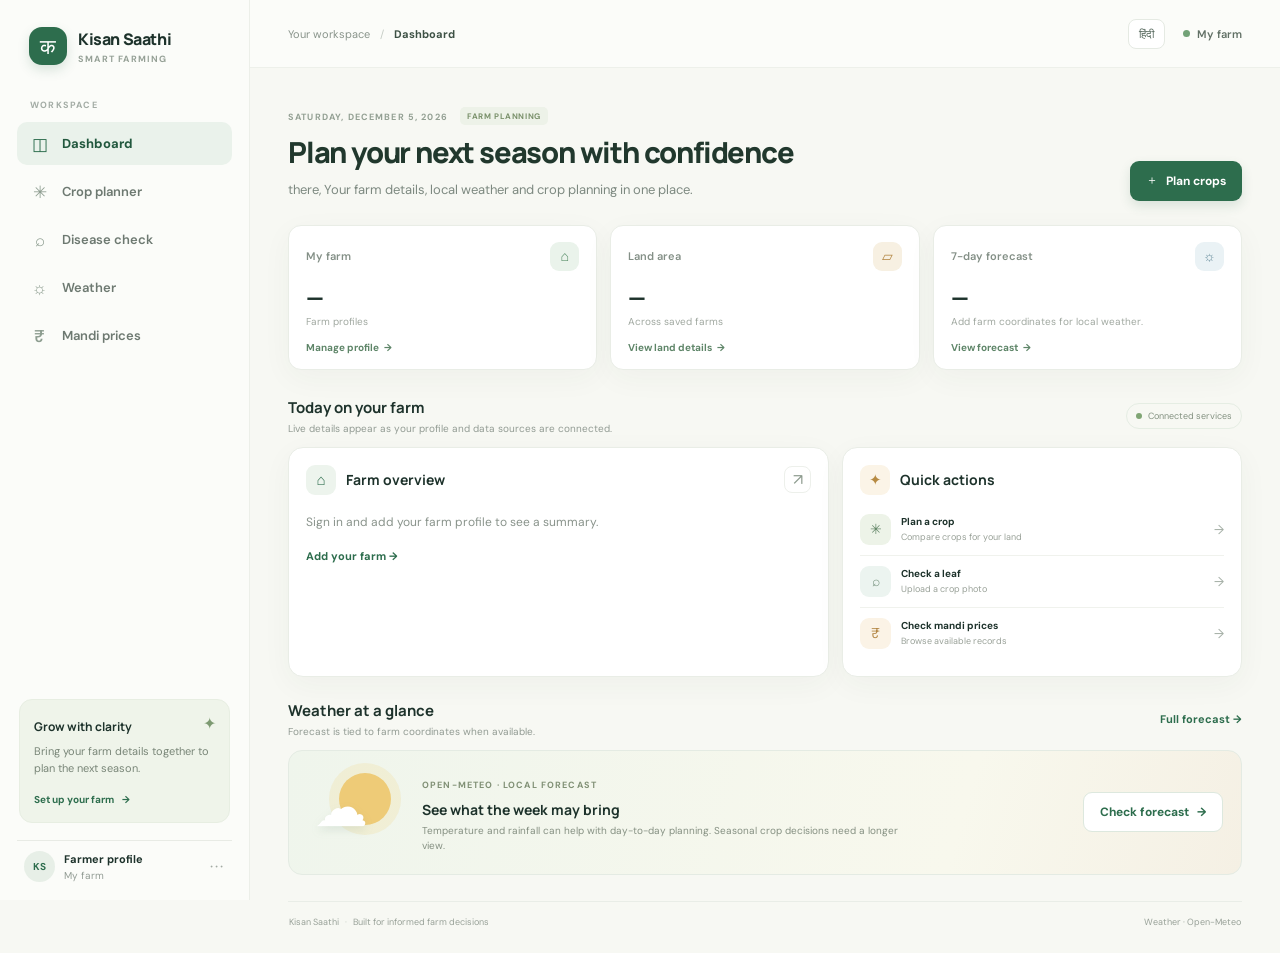
<file: frontend/index.html>
<!doctype html>
<html lang="en"><head><meta charset="utf-8"><meta name="viewport" content="width=device-width,initial-scale=1"><meta name="theme-color" content="#f7f8f3"><title>Kisan Saathi · Farm dashboard</title><link rel="preconnect" href="https://fonts.googleapis.com"><link rel="preconnect" href="https://fonts.gstatic.com" crossorigin><link href="https://fonts.googleapis.com/css2?family=DM+Sans:wght@400;500;600;700&family=Manrope:wght@400;500;600;700;800&display=swap" rel="stylesheet"><link rel="stylesheet" href="css/style.css"><link rel="stylesheet" href="css/dashboard.css"><link rel="stylesheet" href="css/components.css"><link rel="stylesheet" href="css/responsive.css"></head>
<body data-page="dashboard">
<section class="page-content" data-page-content>
<div class="welcome-row"><div><p class="eyebrow"><span id="today-date"></span> <span class="season-tag">FARM PLANNING</span></p><h1 data-i18n="greeting">Plan your next season with confidence</h1><p class="page-subtitle"><span id="welcome-name">there</span>, <span data-i18n="subtitle">Your farm details, local weather and crop planning in one place.</span></p></div><a class="primary-button" href="pages/crop-recommendation.html"><span>＋</span> Plan crops</a></div>
<div class="metric-grid"><article class="metric-card"><div class="metric-top"><span data-i18n="myFarm">My farm</span><span class="metric-icon green">⌂</span></div><strong id="farm-count">—</strong><p>Farm profiles</p><a href="pages/farm-profile.html">Manage profile <span>→</span></a></article><article class="metric-card"><div class="metric-top"><span data-i18n="farmArea">Land area</span><span class="metric-icon tan">▱</span></div><strong id="area-value">—</strong><p>Across saved farms</p><a href="pages/farm-profile.html">View land details <span>→</span></a></article><article class="metric-card"><div class="metric-top"><span data-i18n="forecast">7-day forecast</span><span class="metric-icon blue">☼</span></div><strong id="weather-value">—</strong><p id="weather-note">Add farm coordinates for local weather.</p><a href="pages/weather.html">View forecast <span>→</span></a></article></div>
<div class="section-heading"><div><h2>Today on your farm</h2><p>Live details appear as your profile and data sources are connected.</p></div><span class="live-indicator"><i></i> Connected services</span></div>
<div class="dashboard-grid"><article class="panel farm-panel"><div class="panel-heading"><div><span class="panel-icon">⌂</span><h3>Farm overview</h3></div><a class="icon-link" href="pages/farm-profile.html" aria-label="Edit farm profile">↗</a></div><div id="farm-summary" class="farm-summary"><div class="loading-line"></div><p class="muted">Loading your farm profile…</p></div></article><article class="panel quick-panel"><div class="panel-heading"><div><span class="panel-icon light">✦</span><h3>Quick actions</h3></div></div><div class="quick-links"><a href="pages/crop-recommendation.html"><span class="quick-icon crop">✳</span><span><strong>Plan a crop</strong><small>Compare crops for your land</small></span><b>→</b></a><a href="pages/disease-detection.html"><span class="quick-icon leaf">⌕</span><span><strong>Check a leaf</strong><small>Upload a crop photo</small></span><b>→</b></a><a href="pages/market-analysis.html"><span class="quick-icon market">₹</span><span><strong>Check mandi prices</strong><small>Browse available records</small></span><b>→</b></a></div></article></div>
<div class="section-heading compact"><div><h2>Weather at a glance</h2><p>Forecast is tied to farm coordinates when available.</p></div><a href="pages/weather.html" class="text-link">Full forecast →</a></div><article class="weather-banner"><div class="weather-banner-art"><span class="sun-orbit"></span><span class="cloud-shape">☁</span></div><div class="weather-banner-copy"><span class="eyebrow">OPEN-METEO · LOCAL FORECAST</span><h3>See what the week may bring</h3><p>Temperature and rainfall can help with day-to-day planning. Seasonal crop decisions need a longer view.</p></div><a href="pages/weather.html" class="secondary-button">Check forecast <span>→</span></a></article><footer class="app-footer"><span>Kisan Saathi <span>·</span> Built for informed farm decisions</span><span>Weather · Open-Meteo</span></footer>
</section>
<script src="js/config.js"></script><script src="js/api.js"></script><script src="js/auth.js"></script><script src="js/i18n.js"></script><script src="js/shell.js"></script><script src="js/dashboard.js"></script></body></html>
</file>
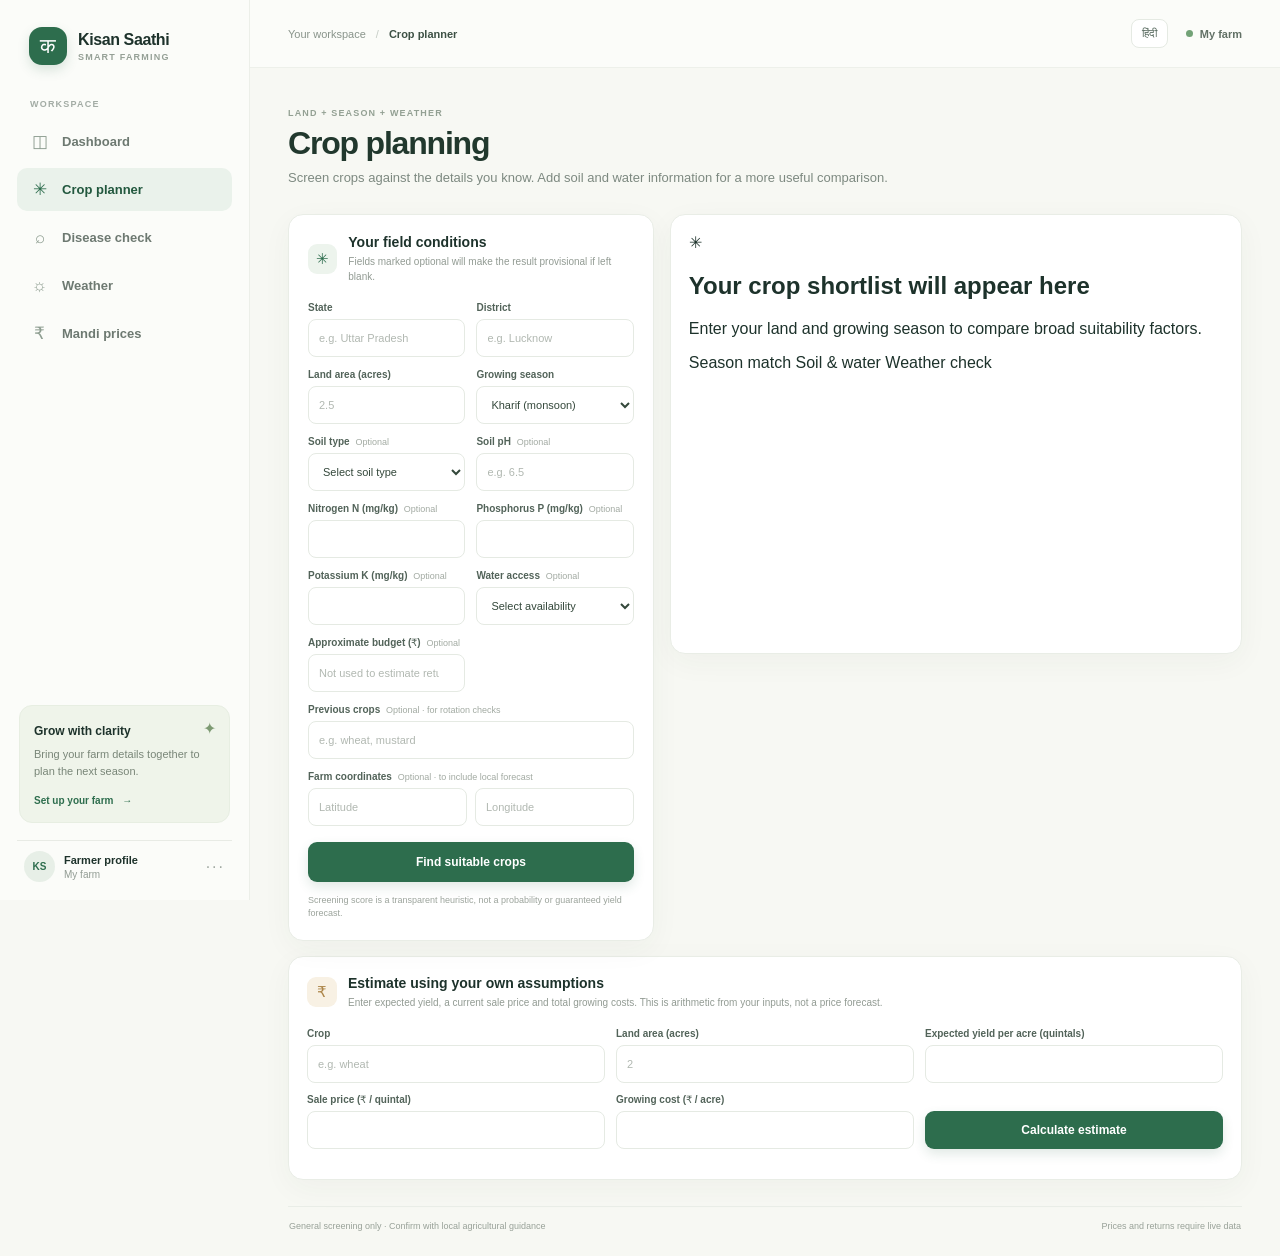
<file: frontend/pages/crop-recommendation.html>
<!doctype html><html lang="en"><head><meta charset="utf-8"><meta name="viewport" content="width=device-width,initial-scale=1"><title>Crop planner · Kisan Saathi</title><link rel="stylesheet" href="../css/style.css"><link rel="stylesheet" href="../css/forms.css"><link rel="stylesheet" href="../css/components.css"><link rel="stylesheet" href="../css/responsive.css"></head><body data-page="crops"><section class="page-content" data-page-content><div class="page-title-block"><p class="eyebrow">LAND + SEASON + WEATHER</p><h1 data-i18n="cropPlan">Crop planning</h1><p class="page-subtitle">Screen crops against the details you know. Add soil and water information for a more useful comparison.</p></div><div class="content-columns"><section class="panel form-panel"><div class="form-intro"><span class="panel-icon">✳</span><div><h2>Your field conditions</h2><p>Fields marked optional will make the result provisional if left blank.</p></div></div><form id="crop-form" class="form-grid"><label class="field"><span>State</span><input name="state" required minlength="2" placeholder="e.g. Uttar Pradesh"></label><label class="field"><span>District</span><input name="district" required minlength="2" placeholder="e.g. Lucknow"></label><label class="field"><span>Land area (acres)</span><input name="area_acres" required type="number" min="0.1" step="0.1" placeholder="2.5"></label><label class="field"><span>Growing season</span><select name="season"><option value="kharif">Kharif (monsoon)</option><option value="rabi">Rabi (winter)</option><option value="zaid">Zaid (summer)</option></select></label><label class="field"><span>Soil type <small>Optional</small></span><select name="soil_type"><option value="">Select soil type</option><option value="alluvial">Alluvial</option><option value="black">Black / regur</option><option value="clay">Clay</option><option value="loam">Loam</option><option value="sandy">Sandy</option></select></label><label class="field"><span>Soil pH <small>Optional</small></span><input name="soil_ph" type="number" min="0" max="14" step="0.1" placeholder="e.g. 6.5"></label><label class="field"><span>Nitrogen N (mg/kg) <small>Optional</small></span><input name="nitrogen" type="number" min="0" step="any"></label><label class="field"><span>Phosphorus P (mg/kg) <small>Optional</small></span><input name="phosphorus" type="number" min="0" step="any"></label><label class="field"><span>Potassium K (mg/kg) <small>Optional</small></span><input name="potassium" type="number" min="0" step="any"></label><label class="field"><span>Water access <small>Optional</small></span><select name="irrigation"><option value="">Select availability</option><option value="rainfed">Rainfed</option><option value="limited">Limited</option><option value="canal">Canal</option><option value="borewell">Borewell</option><option value="drip">Drip irrigation</option></select></label><label class="field"><span>Approximate budget (₹) <small>Optional</small></span><input name="budget_inr" type="number" min="0" step="1000" placeholder="Not used to estimate returns"></label><label class="field full"><span>Previous crops <small>Optional · for rotation checks</small></span><input name="previous_crops" placeholder="e.g. wheat, mustard"></label><div class="field full"><span>Farm coordinates <small>Optional · to include local forecast</small></span><div class="field-pair"><input name="latitude" type="number" min="-90" max="90" step="any" placeholder="Latitude"><input name="longitude" type="number" min="-180" max="180" step="any" placeholder="Longitude"></div></div><button class="primary-button form-submit" type="submit" data-i18n="recommend">Find suitable crops</button><p class="form-footnote">Screening score is a transparent heuristic, not a probability or guaranteed yield forecast.</p></form></section><section id="crop-results" class="panel results-panel"><div class="empty-state"><div class="empty-symbol">✳</div><h2>Your crop shortlist will appear here</h2><p>Enter your land and growing season to compare broad suitability factors.</p><div class="result-legend"><span><i class="dot green-dot"></i> Season match</span><span><i class="dot blue-dot"></i> Soil & water</span><span><i class="dot gold-dot"></i> Weather check</span></div></div></section></div><footer class="app-footer"><span>General screening only · Confirm with local agricultural guidance</span><span>Prices and returns require live data</span></footer></section><script src="../js/config.js"></script><script src="../js/api.js"></script><script src="../js/auth.js"></script><script src="../js/i18n.js"></script><script src="../js/shell.js"></script><script src="../js/crop-recommendation.js"></script><script src="../js/profit-estimator.js"></script></body></html>
</file>
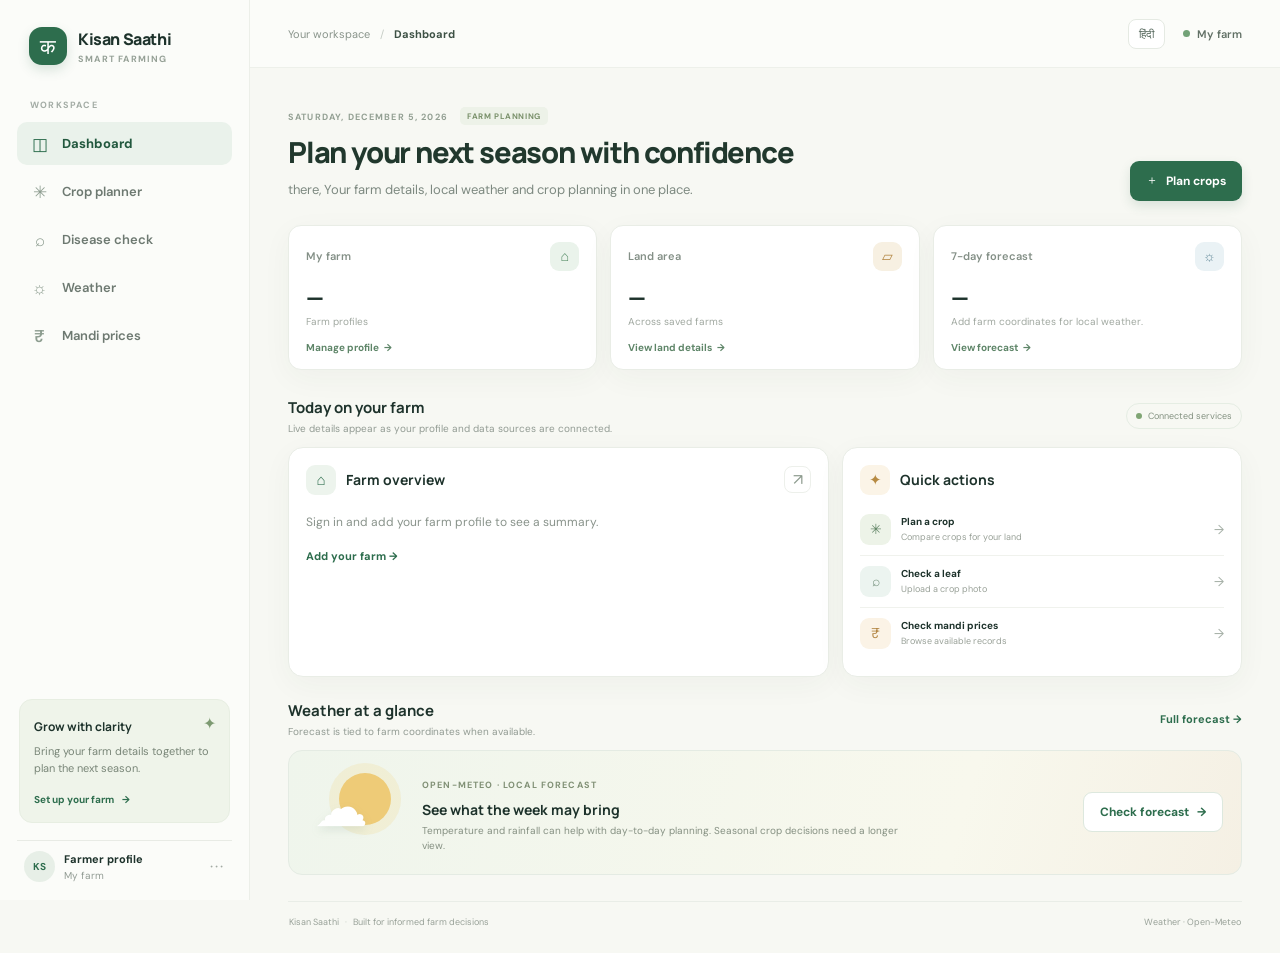
<file: frontend/pages/dashboard.html>
<!doctype html><html lang="en"><head><meta charset="utf-8"><meta http-equiv="refresh" content="0; url=../index.html"><title>Dashboard · Kisan Saathi</title></head><body><p>Opening your <a href="../index.html">farm dashboard</a>…</p></body></html>
</file>
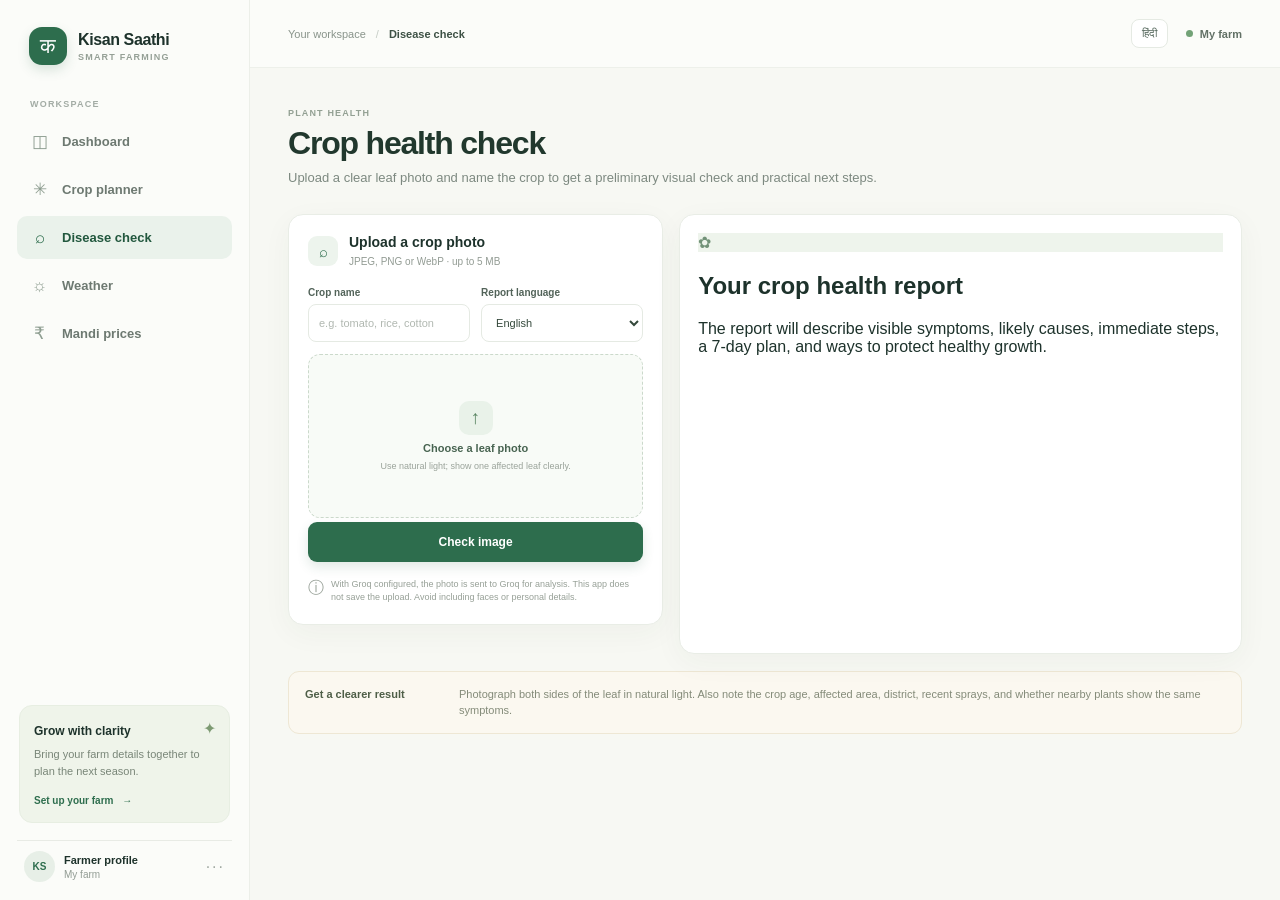
<file: frontend/pages/disease-detection.html>
<!doctype html><html lang="en"><head><meta charset="utf-8"><meta name="viewport" content="width=device-width,initial-scale=1"><title>Crop health check · Kisan Saathi</title><link rel="stylesheet" href="../css/style.css"><link rel="stylesheet" href="../css/forms.css"><link rel="stylesheet" href="../css/components.css"><link rel="stylesheet" href="../css/responsive.css"></head><body data-page="disease"><section class="page-content" data-page-content><div class="page-title-block"><p class="eyebrow">PLANT HEALTH</p><h1 data-i18n="diseaseCheck">Crop health check</h1><p class="page-subtitle">Upload a clear leaf photo and name the crop to get a preliminary visual check and practical next steps.</p></div><div class="content-columns disease-layout"><section class="panel form-panel upload-panel"><div class="form-intro"><span class="panel-icon">⌕</span><div><h2>Upload a crop photo</h2><p>JPEG, PNG or WebP · up to 5 MB</p></div></div><form id="disease-form"><div class="form-grid disease-fields"><label class="field"><span>Crop name</span><input id="crop-name" name="crop_name" type="text" maxlength="80" placeholder="e.g. tomato, rice, cotton" required></label><label class="field"><span>Report language</span><select id="disease-language" name="language"><option value="en">English</option><option value="hi">हिंदी</option></select></label></div><label class="upload-zone" for="leaf-image"><span class="upload-icon">↑</span><strong data-i18n="upload">Choose a leaf photo</strong><small>Use natural light; show one affected leaf clearly.</small><input id="leaf-image" type="file" accept="image/jpeg,image/png,image/webp" required></label><div id="image-preview" class="image-preview hidden"></div><button class="primary-button form-submit" type="submit" data-i18n="analyze">Check image</button></form><div class="privacy-note"><span>ⓘ</span><p>With Groq configured, the photo is sent to Groq for analysis. This app does not save the upload. Avoid including faces or personal details.</p></div></section><section class="panel results-panel" id="disease-result"><div class="empty-state"><div class="empty-symbol leaf-symbol">✿</div><h2>Your crop health report</h2><p>The report will describe visible symptoms, likely causes, immediate steps, a 7-day plan, and ways to protect healthy growth.</p></div></section></div><div class="notice-warm"><strong>Get a clearer result</strong><p>Photograph both sides of the leaf in natural light. Also note the crop age, affected area, district, recent sprays, and whether nearby plants show the same symptoms.</p></div></section><script src="../js/config.js"></script><script src="../js/api.js"></script><script src="../js/auth.js"></script><script src="../js/i18n.js"></script><script src="../js/shell.js"></script><script src="../js/disease-detection.js"></script></body></html>
</file>
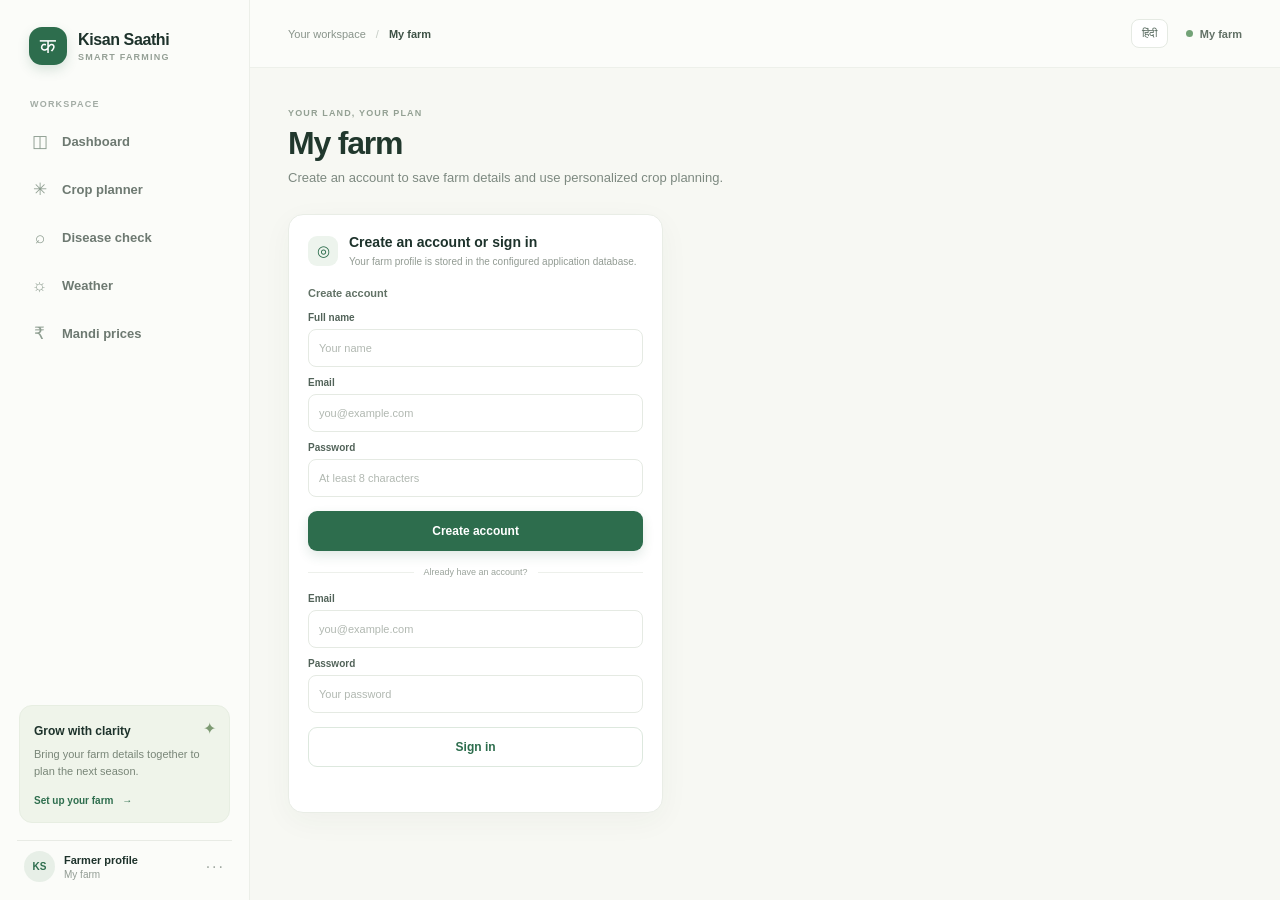
<file: frontend/pages/farm-profile.html>
<!doctype html><html lang="en"><head><meta charset="utf-8"><meta name="viewport" content="width=device-width,initial-scale=1"><title>My farm · Kisan Saathi</title><link rel="stylesheet" href="../css/style.css"><link rel="stylesheet" href="../css/forms.css"><link rel="stylesheet" href="../css/components.css"><link rel="stylesheet" href="../css/responsive.css"></head><body data-page="farm"><section class="page-content" data-page-content><div class="page-title-block"><p class="eyebrow">YOUR LAND, YOUR PLAN</p><h1 data-i18n="farm">My farm</h1><p class="page-subtitle">Create an account to save farm details and use personalized crop planning.</p></div><div class="content-columns profile-layout"><section class="panel form-panel account-panel"><div class="form-intro"><span class="panel-icon">◎</span><div><h2 data-i18n="credentials">Create an account or sign in</h2><p>Your farm profile is stored in the configured application database.</p></div></div><form id="register-form" class="form-grid"><h3 class="full form-section-title">Create account</h3><label class="field full"><span data-i18n="name">Full name</span><input name="name" required minlength="2" placeholder="Your name"></label><label class="field full"><span data-i18n="email">Email</span><input name="email" type="email" required placeholder="you@example.com"></label><label class="field full"><span data-i18n="password">Password</span><input name="password" type="password" required minlength="8" autocomplete="new-password" placeholder="At least 8 characters"></label><button class="primary-button form-submit" type="submit" data-i18n="createAccount">Create account</button></form><div class="form-divider"><span>Already have an account?</span></div><form id="login-form" class="form-grid"><label class="field full"><span data-i18n="email">Email</span><input name="email" type="email" required placeholder="you@example.com"></label><label class="field full"><span data-i18n="password">Password</span><input name="password" type="password" required autocomplete="current-password" placeholder="Your password"></label><button class="secondary-button form-submit" type="submit" data-i18n="signInButton">Sign in</button></form><p id="auth-message" class="status-message" aria-live="polite"></p></section>
<section id="farm-panel" class="panel form-panel hidden"><div class="form-intro"><span class="panel-icon">⌂</span><div><h2>Land details</h2><p>Add the information you have. You can leave soil test values blank.</p></div></div><form id="farm-form" class="form-grid"><label class="field full"><span>Farm name</span><input name="name" value="My farm" required></label><label class="field"><span data-i18n="state">State</span><input name="state" required></label><label class="field"><span data-i18n="district">District</span><input name="district" required></label><label class="field"><span>Village</span><input name="village"></label><label class="field"><span data-i18n="area">Farm area (acres)</span><input name="area_acres" type="number" min="0.1" step="0.1" required></label><label class="field"><span data-i18n="soil">Soil type</span><select name="soil_type"><option value="">Not sure</option><option value="alluvial">Alluvial</option><option value="black">Black / regur</option><option value="clay">Clay</option><option value="loam">Loam</option><option value="sandy">Sandy</option></select></label><label class="field"><span data-i18n="soilPh">Soil pH</span><input name="soil_ph" type="number" min="0" max="14" step="0.1"></label><label class="field"><span>Current season</span><select name="season"><option value="">Not sure</option><option value="kharif">Kharif</option><option value="rabi">Rabi</option><option value="zaid">Zaid</option></select></label><label class="field"><span>Nitrogen N (mg/kg)</span><input name="nitrogen" type="number" min="0" step="any"></label><label class="field"><span>Phosphorus P (mg/kg)</span><input name="phosphorus" type="number" min="0" step="any"></label><label class="field"><span>Potassium K (mg/kg)</span><input name="potassium" type="number" min="0" step="any"></label><label class="field"><span data-i18n="irrigation">Water access</span><select name="irrigation"><option value="">Not sure</option><option value="rainfed">Rainfed</option><option value="limited">Limited</option><option value="canal">Canal</option><option value="borewell">Borewell</option><option value="drip">Drip irrigation</option></select></label><label class="field"><span>Latitude <small>Optional</small></span><input name="latitude" type="number" min="-90" max="90" step="any"></label><label class="field"><span>Longitude <small>Optional</small></span><input name="longitude" type="number" min="-180" max="180" step="any"></label><label class="field full"><span>Previous crops <small>Optional</small></span><input name="previous_crops" placeholder="e.g. wheat, mustard"></label><label class="field full"><span>Budget (₹) <small>Optional</small></span><input name="budget_inr" type="number" min="0" step="1000"></label><button class="primary-button form-submit" type="submit" data-i18n="saveFarm">Save farm details</button></form><p id="farm-message" class="status-message" aria-live="polite"></p><button id="signout-button" class="plain-button">Sign out</button></section></div></section><script src="../js/config.js"></script><script src="../js/api.js"></script><script src="../js/auth.js"></script><script src="../js/i18n.js"></script><script src="../js/shell.js"></script><script src="../js/farm-profile.js"></script></body></html>
</file>
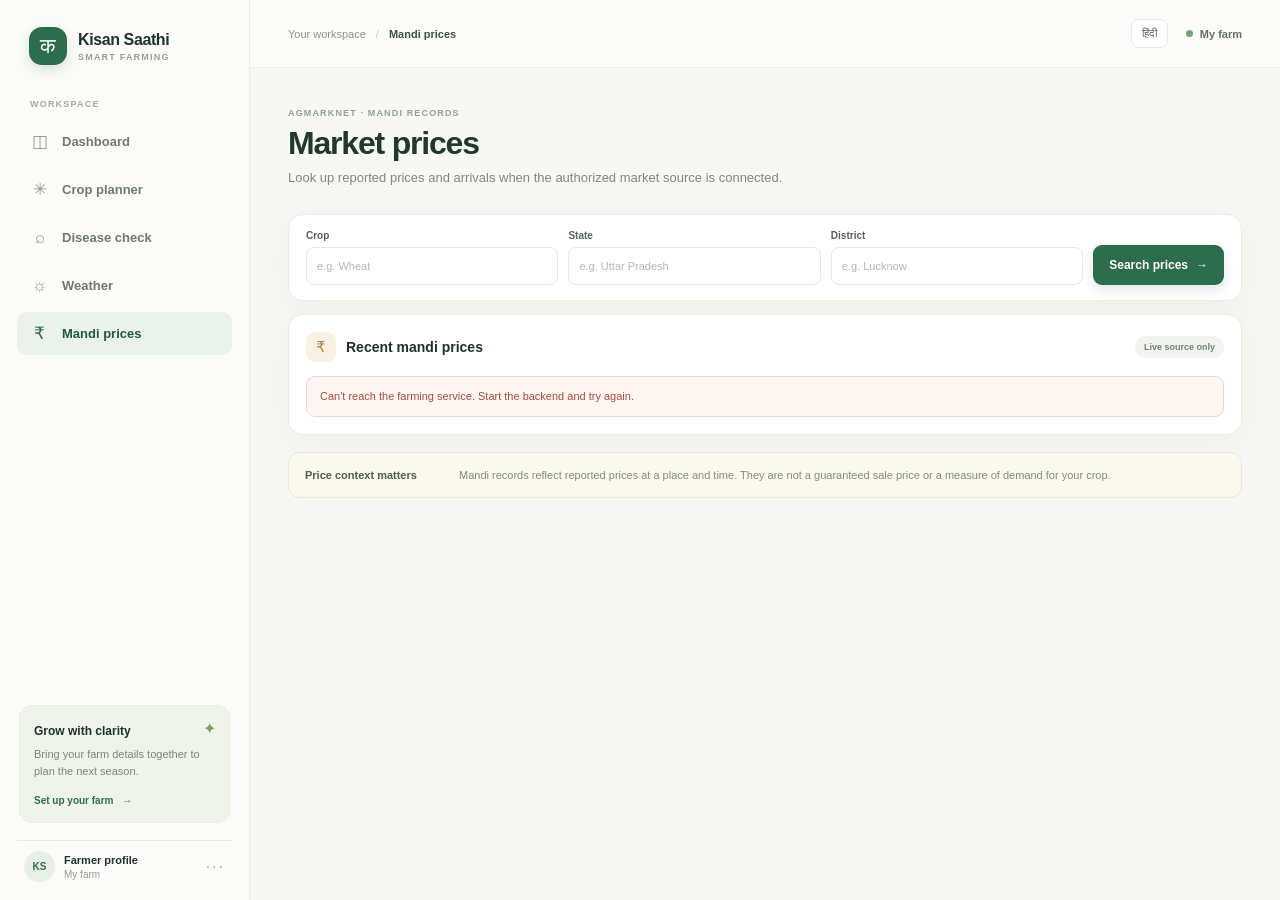
<file: frontend/pages/market-analysis.html>
<!doctype html><html lang="en"><head><meta charset="utf-8"><meta name="viewport" content="width=device-width,initial-scale=1"><title>Mandi prices · Kisan Saathi</title><link rel="stylesheet" href="../css/style.css"><link rel="stylesheet" href="../css/forms.css"><link rel="stylesheet" href="../css/components.css"><link rel="stylesheet" href="../css/responsive.css"></head><body data-page="market"><section class="page-content" data-page-content><div class="page-title-block"><p class="eyebrow">AGMARKNET · MANDI RECORDS</p><h1 data-i18n="marketPrices">Market prices</h1><p class="page-subtitle">Look up reported prices and arrivals when the authorized market source is connected.</p></div><section class="panel filter-panel"><form id="market-form" class="market-filters"><label class="field"><span data-i18n="crop">Commodity</span><input name="commodity" placeholder="e.g. Wheat"></label><label class="field"><span>State</span><input name="state" placeholder="e.g. Uttar Pradesh"></label><label class="field"><span>District</span><input name="district" placeholder="e.g. Lucknow"></label><button class="primary-button" type="submit">Search prices <span>→</span></button></form></section><section class="panel market-data-panel"><div class="panel-heading"><div><span class="panel-icon market-icon">₹</span><h2 data-i18n="recentPrices">Recent mandi prices</h2></div><span class="source-pill">Live source only</span></div><div id="market-results"><div class="loading-line"></div><p class="muted">Checking the connected mandi source…</p></div></section><div class="notice notice-warm"><strong>Price context matters</strong><p>Mandi records reflect reported prices at a place and time. They are not a guaranteed sale price or a measure of demand for your crop.</p></div></section><script src="../js/config.js"></script><script src="../js/api.js"></script><script src="../js/auth.js"></script><script src="../js/i18n.js"></script><script src="../js/shell.js"></script><script src="../js/market-analysis.js"></script></body></html>
</file>
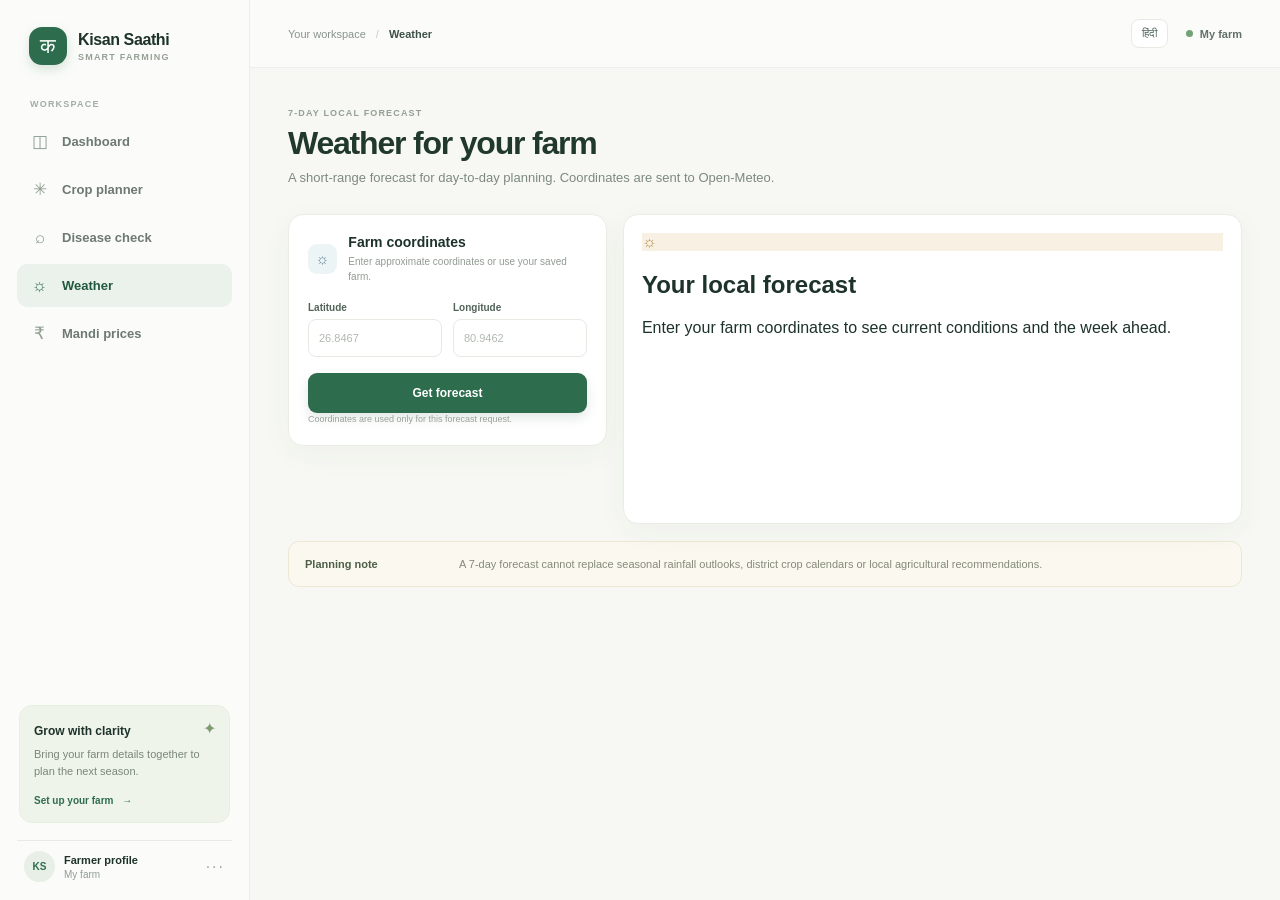
<file: frontend/pages/weather.html>
<!doctype html><html lang="en"><head><meta charset="utf-8"><meta name="viewport" content="width=device-width,initial-scale=1"><title>Weather · Kisan Saathi</title><link rel="stylesheet" href="../css/style.css"><link rel="stylesheet" href="../css/forms.css"><link rel="stylesheet" href="../css/components.css"><link rel="stylesheet" href="../css/responsive.css"></head><body data-page="weather"><section class="page-content" data-page-content><div class="page-title-block"><p class="eyebrow">7-DAY LOCAL FORECAST</p><h1>Weather for your farm</h1><p class="page-subtitle">A short-range forecast for day-to-day planning. Coordinates are sent to Open-Meteo.</p></div><div class="content-columns weather-layout"><section class="panel form-panel"><div class="form-intro"><span class="panel-icon blue-text">☼</span><div><h2 data-i18n="location">Farm coordinates</h2><p>Enter approximate coordinates or use your saved farm.</p></div></div><form id="weather-form" class="form-grid"><label class="field"><span data-i18n="latitude">Latitude</span><input name="latitude" required type="number" min="-90" max="90" step="any" placeholder="26.8467"></label><label class="field"><span data-i18n="longitude">Longitude</span><input name="longitude" required type="number" min="-180" max="180" step="any" placeholder="80.9462"></label><button class="primary-button form-submit" type="submit" data-i18n="getForecast">Get forecast</button></form><p class="form-footnote">Coordinates are used only for this forecast request.</p></section><section class="panel results-panel weather-results-panel" id="weather-results"><div class="empty-state"><div class="empty-symbol weather-symbol">☼</div><h2>Your local forecast</h2><p>Enter your farm coordinates to see current conditions and the week ahead.</p></div></section></div><div class="notice notice-warm"><strong>Planning note</strong><p>A 7-day forecast cannot replace seasonal rainfall outlooks, district crop calendars or local agricultural recommendations.</p></div></section><script src="../js/config.js"></script><script src="../js/api.js"></script><script src="../js/auth.js"></script><script src="../js/i18n.js"></script><script src="../js/shell.js"></script><script src="../js/weather.js"></script></body></html>
</file>
<file: frontend/css/style.css>
:root{--ink:#1d322b;--muted:#77827a;--green:#2d6d4d;--green-dark:#22583e;--green-soft:#e9f2eb;--line:#e8ebe5;--paper:#fff;--canvas:#f7f8f3;--gold:#d89f48;--shadow:0 8px 30px rgba(39,58,46,.045);font-family:"DM Sans",Arial,sans-serif;color:var(--ink);background:var(--canvas);font-synthesis:none;text-rendering:optimizeLegibility}*{box-sizing:border-box}body{margin:0;min-width:320px;background:var(--canvas)}a{color:inherit;text-decoration:none}button,input,select{font:inherit}button{cursor:pointer}.app-shell{min-height:100vh}.sidebar{position:fixed;inset:0 auto 0 0;width:250px;padding:27px 17px 15px;background:#fbfcf9;border-right:1px solid #ecefe9;display:flex;flex-direction:column;z-index:4}.brand{display:flex;gap:11px;align-items:center;padding:0 12px 34px}.brand-mark{display:grid;place-items:center;width:38px;height:38px;border-radius:13px;color:#fff;background:var(--green);font:800 21px Manrope,sans-serif;box-shadow:0 5px 12px #2d6d4d2b}.brand strong{display:block;font:800 16px Manrope,sans-serif;letter-spacing:-.4px}.brand small{display:block;margin-top:3px;color:#95a096;font-size:9px;font-weight:700;letter-spacing:1.2px}.nav-label{padding:0 13px 11px;color:#a3aca5;font-size:9px;font-weight:700;letter-spacing:1.2px}.main-nav{display:grid;gap:5px}.nav-item{height:43px;padding:0 12px;border-radius:10px;display:flex;align-items:center;gap:12px;color:#6d7971;font-size:13px;font-weight:600;transition:background .15s,color .15s}.nav-item:hover{background:#f0f4ef;color:var(--green)}.nav-item.active{color:var(--green-dark);background:#eaf2eb;font-weight:700}.nav-icon{width:21px;text-align:center;font-size:17px;color:#8d9d90}.nav-item.active .nav-icon{color:var(--green)}.sidebar-bottom{margin-top:auto}.help-card{position:relative;margin:0 2px 17px;padding:15px 14px 14px;background:#eff4ea;border:1px solid #e7eee2;border-radius:13px}.help-spark{position:absolute;right:13px;top:13px;color:#7d9a72}.help-card strong{font:700 12px Manrope,sans-serif}.help-card p{margin:7px 0 11px;color:#798678;font-size:11px;line-height:1.5}.help-card>a{color:var(--green);font-size:10px;font-weight:700}.help-card>a span{margin-left:6px}.profile-link{display:flex;align-items:center;gap:9px;padding:10px 7px 3px;border-top:1px solid var(--line)}.avatar{width:31px;height:31px;display:grid;place-items:center;border-radius:50%;background:#e7efe7;color:var(--green);font-size:10px;font-weight:700}.profile-link strong,.profile-link small{display:block}.profile-link strong{font-size:11px}.profile-link small{margin-top:3px;color:#929c94;font-size:10px}.more{margin-left:auto;color:#a2aaa3;letter-spacing:2px}.main-content{min-height:100vh;margin-left:250px}.topbar{height:68px;padding:0 38px;display:flex;align-items:center;justify-content:space-between;background:#fbfcf9;border-bottom:1px solid #edf0ea}.breadcrumb{display:flex;align-items:center;gap:10px;color:#89948b;font-size:11px}.breadcrumb a:hover{color:var(--green)}.breadcrumb span{color:#c5ccc5}.breadcrumb strong{color:#3d5145;font-weight:700}.topbar-actions{display:flex;align-items:center;gap:18px}.language-button{border:1px solid #e5eae3;border-radius:8px;background:#fff;padding:7px 10px;color:#53665a;font-size:11px;font-weight:600}.language-button:hover{border-color:#b9cbbb;color:var(--green)}.top-profile{display:flex;align-items:center;gap:7px;color:#617065;font-size:11px;font-weight:600}.online-dot{width:7px;height:7px;border-radius:50%;background:#72a277}.page-content-host>.page-content{width:min(1240px,100%);margin:0 auto;padding:32px 38px 25px}.primary-button,.secondary-button{display:inline-flex;justify-content:center;align-items:center;gap:8px;min-height:40px;padding:0 16px;border:0;border-radius:9px;font-size:12px;font-weight:700;transition:transform .15s,background .15s}.primary-button{color:white;background:var(--green);box-shadow:0 5px 12px #28624424}.primary-button:hover{background:var(--green-dark);transform:translateY(-1px)}.primary-button:disabled{opacity:.65;cursor:wait;transform:none}.secondary-button{background:#fff;color:var(--green);border:1px solid #dde8de}.secondary-button:hover{background:#f2f7f1}.page-title-block{margin:8px 0 25px}.page-title-block h1,.welcome-row h1{margin:7px 0 6px;font:800 clamp(25px,3vw,32px) Manrope,sans-serif;letter-spacing:-1.2px;color:#21382d}.page-subtitle{margin:0;color:#7d8980;font-size:13px;line-height:1.6}.eyebrow{margin:0;color:#93a093;font-size:9px;font-weight:700;letter-spacing:1.15px}.panel{border:1px solid #e9ede6;border-radius:15px;background:var(--paper);box-shadow:var(--shadow)}.panel-heading{display:flex;align-items:center;justify-content:space-between}.panel-heading>div{display:flex;align-items:center;gap:10px}.panel-heading h2,.panel-heading h3{margin:0;font:700 14px Manrope,sans-serif}.panel-icon{width:30px;height:30px;border-radius:9px;display:grid;place-items:center;color:var(--green);background:#edf4ed;font-size:15px}.panel-icon.light{color:#b68a42;background:#fbf4e7}.muted{color:#89938b;font-size:12px;line-height:1.6}.text-link{color:var(--green);font-size:11px;font-weight:700}.text-link:hover{text-decoration:underline}.notice{padding:11px 13px;border:1px solid #eadfbe;border-radius:9px;background:#fcf8ed;color:#776743;font-size:11px;line-height:1.55}.notice p{margin:5px 0 0}.notice-error{border-color:#f0d3ce;background:#fff6f4;color:#a34c3e}.notice-warm{display:flex;gap:14px;align-items:flex-start;margin-top:17px;padding:14px 16px;border:1px solid #eee7d4;border-radius:11px;background:#fbf8f0;color:#687258;font-size:11px;line-height:1.5}.notice-warm strong{min-width:140px;color:#4e5e47}.notice-warm p{margin:0;color:#848b79}.hidden{display:none!important}.loading-line{height:3px;overflow:hidden;border-radius:5px;background:#e7eee7;position:relative}.loading-line:after{content:"";position:absolute;width:30%;height:100%;left:-30%;background:var(--green);border-radius:5px;animation:loading 1.4s infinite}@keyframes loading{to{left:110%}}.source-pill,.method-pill{display:inline-flex;align-items:center;padding:6px 9px;border-radius:20px;background:#f2f5ef;color:#718275;font-size:9px;font-weight:700}.fine-print{color:#99a198;font-size:10px;line-height:1.6}.app-footer{display:flex;justify-content:space-between;margin-top:26px;padding:14px 1px 0;border-top:1px solid #e9ede7;color:#98a198;font-size:9px}.app-footer span span{padding:0 4px;color:#c0c8bf}.plain-button{border:0;background:transparent;color:#9b716b;font-size:11px}.plain-button:hover{text-decoration:underline}
</file>
<file: frontend/css/dashboard.css>
.welcome-row{display:flex;align-items:flex-end;justify-content:space-between;gap:20px;margin:7px 0 24px}.welcome-row h1{font-size:29px}.welcome-row .page-subtitle{margin-top:8px}.season-tag{display:inline-flex;margin-left:9px;padding:4px 7px;border-radius:5px;background:#edf2e8;color:#79906a;font-size:8px;letter-spacing:.6px;vertical-align:1px}.metric-grid{display:grid;grid-template-columns:repeat(3,minmax(0,1fr));gap:13px}.metric-card{padding:16px 17px 13px;border:1px solid #e9ede6;border-radius:13px;background:white;box-shadow:var(--shadow)}.metric-top{display:flex;align-items:center;justify-content:space-between;color:#849087;font-size:11px;font-weight:600}.metric-icon{width:29px;height:29px;display:grid;place-items:center;border-radius:9px;font-size:14px}.metric-icon.green{background:#eaf3eb;color:#4f8861}.metric-icon.tan{background:#f7f0e2;color:#b28542}.metric-icon.blue{background:#eaf2f5;color:#658c9b}.metric-card>strong{display:block;margin:10px 0 2px;font:800 23px Manrope,sans-serif;letter-spacing:-.8px}.metric-card>p{height:14px;margin:0;color:#a0a8a0;font-size:10px}.metric-card>a{display:inline-block;margin-top:12px;color:#5e8568;font-size:10px;font-weight:700}.metric-card>a span{padding-left:3px}.section-heading{display:flex;align-items:center;justify-content:space-between;margin:27px 0 12px}.section-heading h2{margin:0;font:700 15px Manrope,sans-serif}.section-heading p{margin:4px 0 0;color:#929b93;font-size:10px}.section-heading.compact{margin-top:23px}.live-indicator{display:flex;align-items:center;gap:6px;padding:6px 9px;border:1px solid #e5ede3;border-radius:20px;color:#839180;font-size:9px}.live-indicator i{width:6px;height:6px;border-radius:50%;background:#80a574}.dashboard-grid{display:grid;grid-template-columns:1.15fr .85fr;gap:13px}.farm-panel,.quick-panel{padding:17px}.icon-link{width:27px;height:27px;display:grid;place-items:center;border:1px solid #edf0eb;border-radius:8px;color:#8d9b8e}.icon-link:hover{color:var(--green);background:#f6f8f4}.farm-summary{margin-top:18px}.farm-summary-main{display:flex;align-items:center;gap:11px}.farm-icon{width:37px;height:37px;display:grid;place-items:center;border-radius:11px;background:#edf3e9;color:#60825f;font-size:20px}.farm-summary-main strong{font:700 12px Manrope,sans-serif}.farm-summary-main p{margin:4px 0 0;color:#929b93;font-size:10px}.summary-stats{display:grid;grid-template-columns:repeat(3,1fr);gap:9px;margin:17px 0;padding:13px 0;border-top:1px solid #f0f2ed;border-bottom:1px solid #f0f2ed}.summary-stats span,.summary-stats strong{display:block}.summary-stats span{color:#9ba49c;font-size:9px}.summary-stats strong{margin-top:5px;color:#52665a;font-size:10px}.quick-links{margin-top:9px}.quick-links>a{display:flex;align-items:center;gap:10px;padding:10px 0;border-bottom:1px solid #f0f2ed}.quick-links>a:last-child{border:0}.quick-icon{width:31px;height:31px;display:grid;place-items:center;border-radius:9px;font-size:14px}.quick-icon.crop{color:#628566;background:#edf3e8}.quick-icon.leaf{color:#738f7b;background:#ecf4f0}.quick-icon.market{color:#b28542;background:#fbf3e6}.quick-links strong,.quick-links small{display:block}.quick-links strong{font-size:10px}.quick-links small{margin-top:3px;color:#99a198;font-size:9px}.quick-links b{margin-left:auto;color:#a6b0a7;font-size:13px;font-weight:400}.weather-banner{min-height:125px;display:flex;align-items:center;gap:20px;padding:16px 18px;border:1px solid #e4ebe3;border-radius:14px;background:linear-gradient(106deg,#eff5ec,#f8f8ed 70%,#f5f0e4);overflow:hidden}.weather-banner-art{position:relative;width:95px;height:88px;flex:0 0 95px;display:grid;place-items:center}.sun-orbit{position:absolute;top:5px;right:11px;width:52px;height:52px;border-radius:50%;background:#eecb77;box-shadow:0 0 0 10px #efd68e40}.cloud-shape{position:absolute;left:7px;bottom:13px;color:#fff;font-size:54px;filter:drop-shadow(0 4px 4px #63846d22)}.weather-banner-copy{flex:1}.weather-banner-copy .eyebrow{color:#809075}.weather-banner-copy h3{margin:7px 0 4px;font:700 14px Manrope,sans-serif}.weather-banner-copy p{max-width:480px;margin:0;color:#859082;font-size:10px;line-height:1.5}.weather-banner .secondary-button{white-space:nowrap}.empty-state{min-height:230px;display:flex;flex-direction:column;align-items:center;justify-content:center;text-align:center;padding:24px}.empty-symbol{width:43px;height:43px;display:grid;place-items:center;border-radius:13px;background:#edf4ed;color:#739277;font-size:21px}.empty-state h2{margin:12px 0 5px;font:700 14px Manrope,sans-serif}.empty-state>p{max-width:340px;margin:0;color:#929b93;font-size:11px;line-height:1.6}.result-legend{display:flex;flex-wrap:wrap;justify-content:center;gap:13px;margin-top:22px;color:#849087;font-size:9px}.result-legend span{display:flex;align-items:center;gap:5px}.dot{width:6px;height:6px;border-radius:50%}.green-dot{background:#83a77b}.blue-dot{background:#88a8b4}.gold-dot{background:#d7ac62}
</file>
<file: frontend/css/components.css>
.assistant-explain{display:flex;align-items:center;gap:10px;flex-wrap:wrap;margin-top:14px;padding:11px 0;border-top:1px solid #eff1ed}.assistant-explain .fine-print{flex:1;min-width:180px}.profit-panel{margin-top:15px;padding:18px}.profit-form{display:grid;grid-template-columns:repeat(3,minmax(0,1fr));gap:11px;align-items:end}.profit-form .primary-button{min-height:38px}.profit-result{margin-top:12px}.profit-metrics{display:grid;grid-template-columns:repeat(3,minmax(0,1fr));gap:9px}.profit-metrics>div{padding:11px;border:1px solid #edf0eb;border-radius:9px;background:#fbfcfa}.profit-metrics span,.profit-metrics strong{display:block}.profit-metrics span{color:#849087;font-size:9px}.profit-metrics strong{margin-top:6px;color:#3e6950;font:700 15px Manrope,sans-serif}.profit-result .fine-print{margin-bottom:0}
@media(max-width:560px){.profit-form{grid-template-columns:1fr}.profit-metrics{grid-template-columns:1fr}}
.disease-fields{margin-bottom:12px}.disease-fields .field>span{font-size:10px}.disease-report-head{display:flex;align-items:flex-start;justify-content:space-between;gap:12px}.disease-report-head h2{margin:9px 0 3px;font:700 19px Manrope,sans-serif;line-height:1.3}.disease-report-head .muted{margin:0;font-size:10px}.disease-severity{flex:0 0 auto;padding:6px 9px;border-radius:20px;background:#f2f5ef;color:#68786a;font-size:9px;font-weight:700;text-transform:capitalize}.severity-high{background:#fff0ec;color:#a34c3e}.severity-moderate{background:#fbf4e7;color:#92713d}.disease-report-section{margin-top:15px;padding-top:11px;border-top:1px solid #eff1ed}.disease-report-section h3{margin:0 0 7px;color:#4d6252;font:700 11px Manrope,sans-serif}.disease-report-section ul{margin:0;padding-left:17px;color:#6c786e;font-size:10px;line-height:1.65}.disease-report-section li{margin:3px 0}.disease-alternatives{margin:13px 0 0;padding:9px 10px;border-radius:8px;background:#f8faf7;color:#768176;font-size:10px;line-height:1.55}.disease-alternatives strong{color:#526458}.disease-disclaimer{margin:16px 0 0;padding-top:11px;border-top:1px solid #eff1ed;color:#909990;font-size:9px;line-height:1.6}.disease-report .source-pill{font-size:9px}
</file>
<file: frontend/css/responsive.css>
@media(max-width:1100px){.sidebar{width:220px}.main-content{margin-left:220px}.topbar{padding:0 25px}.page-content-host>.page-content{padding:28px 25px 22px}.content-columns{grid-template-columns:minmax(260px,.85fr) minmax(330px,1.15fr)}.crop-results-grid{grid-template-columns:1fr}.weather-layout{grid-template-columns:minmax(240px,.7fr) minmax(360px,1.3fr)}}
@media(max-width:800px){.sidebar{position:sticky;top:0;inset:auto;width:auto;height:auto;padding:9px 12px;background:#fbfcf9;border:0;border-bottom:1px solid #e8ece6;flex-direction:row;align-items:center;justify-content:space-between}.brand{padding:0;gap:8px}.brand-mark{width:33px;height:33px}.brand strong{font-size:13px}.brand small{font-size:7px}.sidebar>.nav-label,.sidebar-bottom{display:none}.main-nav{display:flex;overflow:auto;gap:3px;margin-left:10px}.nav-item{height:35px;flex:0 0 auto;padding:0 9px;gap:6px;font-size:10px}.nav-icon{width:auto;font-size:13px}.main-content{margin-left:0}.app-shell{display:flex;flex-direction:column}.topbar{height:50px;padding:0 17px}.page-content-host>.page-content{padding:22px 17px 20px}.dashboard-grid{grid-template-columns:1fr 1fr}.content-columns,.disease-layout,.weather-layout,.profile-layout{grid-template-columns:1fr}.results-panel{min-height:260px}.weather-results-panel{min-height:275px}.notice-warm{flex-direction:column;gap:4px}.notice-warm strong{min-width:0}.welcome-row h1{font-size:24px}}
@media(max-width:560px){.topbar{padding:0 13px}.breadcrumb{font-size:9px;gap:6px}.topbar-actions{gap:8px}.top-profile{font-size:9px}.page-content-host>.page-content{padding:19px 12px}.welcome-row{align-items:flex-start;flex-direction:column}.welcome-row h1{font-size:23px}.welcome-row>.primary-button{align-self:stretch}.metric-grid{grid-template-columns:1fr;gap:9px}.metric-card{padding:13px 14px}.metric-card>strong{margin-top:7px}.metric-card>a{margin-top:8px}.dashboard-grid{grid-template-columns:1fr}.section-heading{align-items:flex-start;gap:8px}.live-indicator{font-size:8px;white-space:nowrap}.weather-banner{align-items:flex-start;gap:10px;flex-wrap:wrap}.weather-banner-art{width:58px;flex-basis:58px;transform:scale(.75);transform-origin:top left;margin-right:-13px}.weather-banner-copy{min-width:calc(100% - 60px)}.weather-banner>.secondary-button{margin-left:auto}.form-panel,.results-panel{padding:14px}.form-grid{grid-template-columns:1fr}.field.full,.form-grid .full,.form-submit,.form-footnote{grid-column:1}.market-filters{grid-template-columns:1fr}.market-filters>.primary-button{width:100%}.forecast-grid{grid-template-columns:repeat(2,minmax(0,1fr))}.weather-current{flex-direction:column}.app-footer{gap:8px;flex-direction:column}.result-heading{align-items:flex-start;gap:8px}.source-pill{font-size:8px}.page-title-block h1{font-size:25px}}
</file>
<file: frontend/css/forms.css>
.content-columns{display:grid;grid-template-columns:minmax(300px,.78fr) minmax(400px,1.22fr);gap:16px;align-items:start}.form-panel{padding:19px}.results-panel{min-height:440px;padding:18px}.form-intro{display:flex;align-items:center;gap:11px;margin-bottom:18px}.form-intro h2{margin:0;font:700 14px Manrope,sans-serif}.form-intro p{margin:4px 0 0;color:#929b93;font-size:10px;line-height:1.5}.form-grid{display:grid;grid-template-columns:repeat(2,minmax(0,1fr));gap:12px 11px}.field{min-width:0;display:flex;flex-direction:column;gap:6px}.field>span{color:#526359;font-size:10px;font-weight:700}.field small{margin-left:3px;color:#a2aaa2;font-size:9px;font-weight:400}.field input,.field select{width:100%;height:38px;padding:0 10px;border:1px solid #e5eae3;border-radius:8px;outline:none;background:#fff;color:#34483b;font-size:11px}.field input::placeholder{color:#b1b8b1}.field input:focus,.field select:focus{border-color:#9cbea1;box-shadow:0 0 0 3px #eaf2e9}.field.full,.form-grid .full{grid-column:1/-1}.field-pair{display:grid;grid-template-columns:1fr 1fr;gap:8px}.form-submit{grid-column:1/-1;margin-top:4px;width:100%}.form-footnote{grid-column:1/-1;margin:0;color:#9ba39b;font-size:9px;line-height:1.5}.result-heading{display:flex;align-items:center;justify-content:space-between}.result-heading h2{margin:6px 0 0;font:700 17px Manrope,sans-serif}.result-heading+.muted{margin:6px 0 12px}.crop-results-grid{display:grid;grid-template-columns:repeat(2,minmax(0,1fr));gap:10px;margin-top:13px}.crop-result-card{padding:13px;border:1px solid #edf0eb;border-radius:11px;background:#fdfefc}.crop-result-top{display:flex;align-items:center;justify-content:space-between}.rank{color:#9ca69c;font-size:10px;font-weight:700}.score{width:37px;height:37px;display:grid;place-items:center;border-radius:50%;background:#edf4eb;color:#4f805b;font:800 12px Manrope,sans-serif}.score small{font:500 8px "DM Sans",sans-serif;color:#93a392}.crop-result-card h3{margin:8px 0 2px;font:700 14px Manrope,sans-serif}.crop-result-card>p{margin:0;font-size:9px}.crop-result-card h4{margin:11px 0 5px;color:#687a6b;font-size:9px}.crop-result-card ul{padding-left:14px;margin:0;color:#879188;font-size:9px;line-height:1.55}.crop-result-card li{margin:2px 0}.risk-list{color:#9c7855!important}.economics-unavailable{margin-top:10px;padding-top:8px;border-top:1px solid #eff1ec;color:#9a9f96;font-size:8px;line-height:1.4}.method-pill{background:#f5f1e4;color:#9a804d}.disease-layout{grid-template-columns:minmax(280px,.8fr) minmax(330px,1.2fr)}.upload-zone{position:relative;min-height:164px;display:flex;flex-direction:column;align-items:center;justify-content:center;gap:7px;border:1px dashed #cbd9cb;border-radius:12px;background:#f8fbf7;text-align:center;cursor:pointer}.upload-zone:hover{border-color:#7fa483;background:#f4f9f3}.upload-icon{width:34px;height:34px;display:grid;place-items:center;border-radius:10px;background:#e9f2e9;color:#598562;font-size:19px}.upload-zone strong{color:#476350;font-size:11px}.upload-zone small{color:#9aa39a;font-size:9px}.upload-zone input{position:absolute;inset:0;width:100%;height:100%;opacity:0;cursor:pointer}.image-preview{display:flex;align-items:center;gap:9px;margin-top:10px;color:#6b786c;font-size:10px}.image-preview img{width:42px;height:42px;border-radius:8px;object-fit:cover}.privacy-note{display:flex;gap:7px;margin-top:16px;color:#97a097}.privacy-note p{margin:0;font-size:9px;line-height:1.5}.leaf-symbol{color:#729278;background:#eef4ec}.blue-text{color:#628799;background:#edf4f6}.weather-layout{grid-template-columns:minmax(260px,.68fr) minmax(440px,1.32fr)}.weather-results-panel{min-height:310px}.weather-current{display:flex;align-items:flex-start;justify-content:space-between;gap:15px;padding:8px 5px 15px;border-bottom:1px solid #edf0eb}.weather-current strong{display:block;margin:5px 0 0;font:800 37px Manrope,sans-serif;letter-spacing:-1px}.weather-current p{margin:2px 0 0;color:#8c968d;font-size:10px}.forecast-grid{display:grid;grid-template-columns:repeat(4,minmax(0,1fr));gap:8px;padding:14px 0}.forecast-grid article{padding:10px 7px;border:1px solid #eef1ec;border-radius:9px;background:#fcfdfb}.forecast-grid article span,.forecast-grid article strong,.forecast-grid article small{display:block}.forecast-grid article span{color:#8a968b;font-size:9px}.forecast-grid article strong{margin:8px 0;color:#4c6152;font-size:10px}.forecast-grid article small{color:#9aa39a;font-size:8px;line-height:1.4}.weather-symbol{color:#b58e4a;background:#f8f1e3}.filter-panel{padding:15px 17px;margin-bottom:13px}.market-filters{display:grid;grid-template-columns:1fr 1fr 1fr auto;gap:10px;align-items:end}.market-filters>.primary-button{height:38px;white-space:nowrap}.market-data-panel{padding:17px}.market-data-panel>.panel-heading{margin-bottom:14px}.market-icon{background:#f8f1e4;color:#ac8548}.table-wrap{overflow:auto;border:1px solid #edf0eb;border-radius:9px}table{width:100%;border-collapse:collapse;text-align:left}th,td{padding:10px 12px;border-bottom:1px solid #f0f2ee;font-size:10px;white-space:nowrap}th{background:#f8faf7;color:#718075;font-size:9px;text-transform:capitalize}td{color:#59695d}tbody tr:last-child td{border-bottom:0}.market-data-panel .empty-state{min-height:190px}.profile-layout{grid-template-columns:minmax(280px,.8fr) minmax(340px,1.2fr);align-items:start}.account-panel .form-grid{gap:10px}.form-section-title{margin:0;padding:0 0 3px;color:#627266;font:700 11px Manrope,sans-serif}.form-divider{position:relative;margin:16px 0;text-align:center;color:#9aa39b;font-size:9px}.form-divider:before{content:"";position:absolute;top:50%;left:0;right:0;border-top:1px solid #edf0eb}.form-divider span{position:relative;padding:0 10px;background:white}.status-message{min-height:16px;margin:10px 0 0;color:#5b805f;font-size:10px;line-height:1.5}.profile-layout>.panel{min-width:0}
</file>
